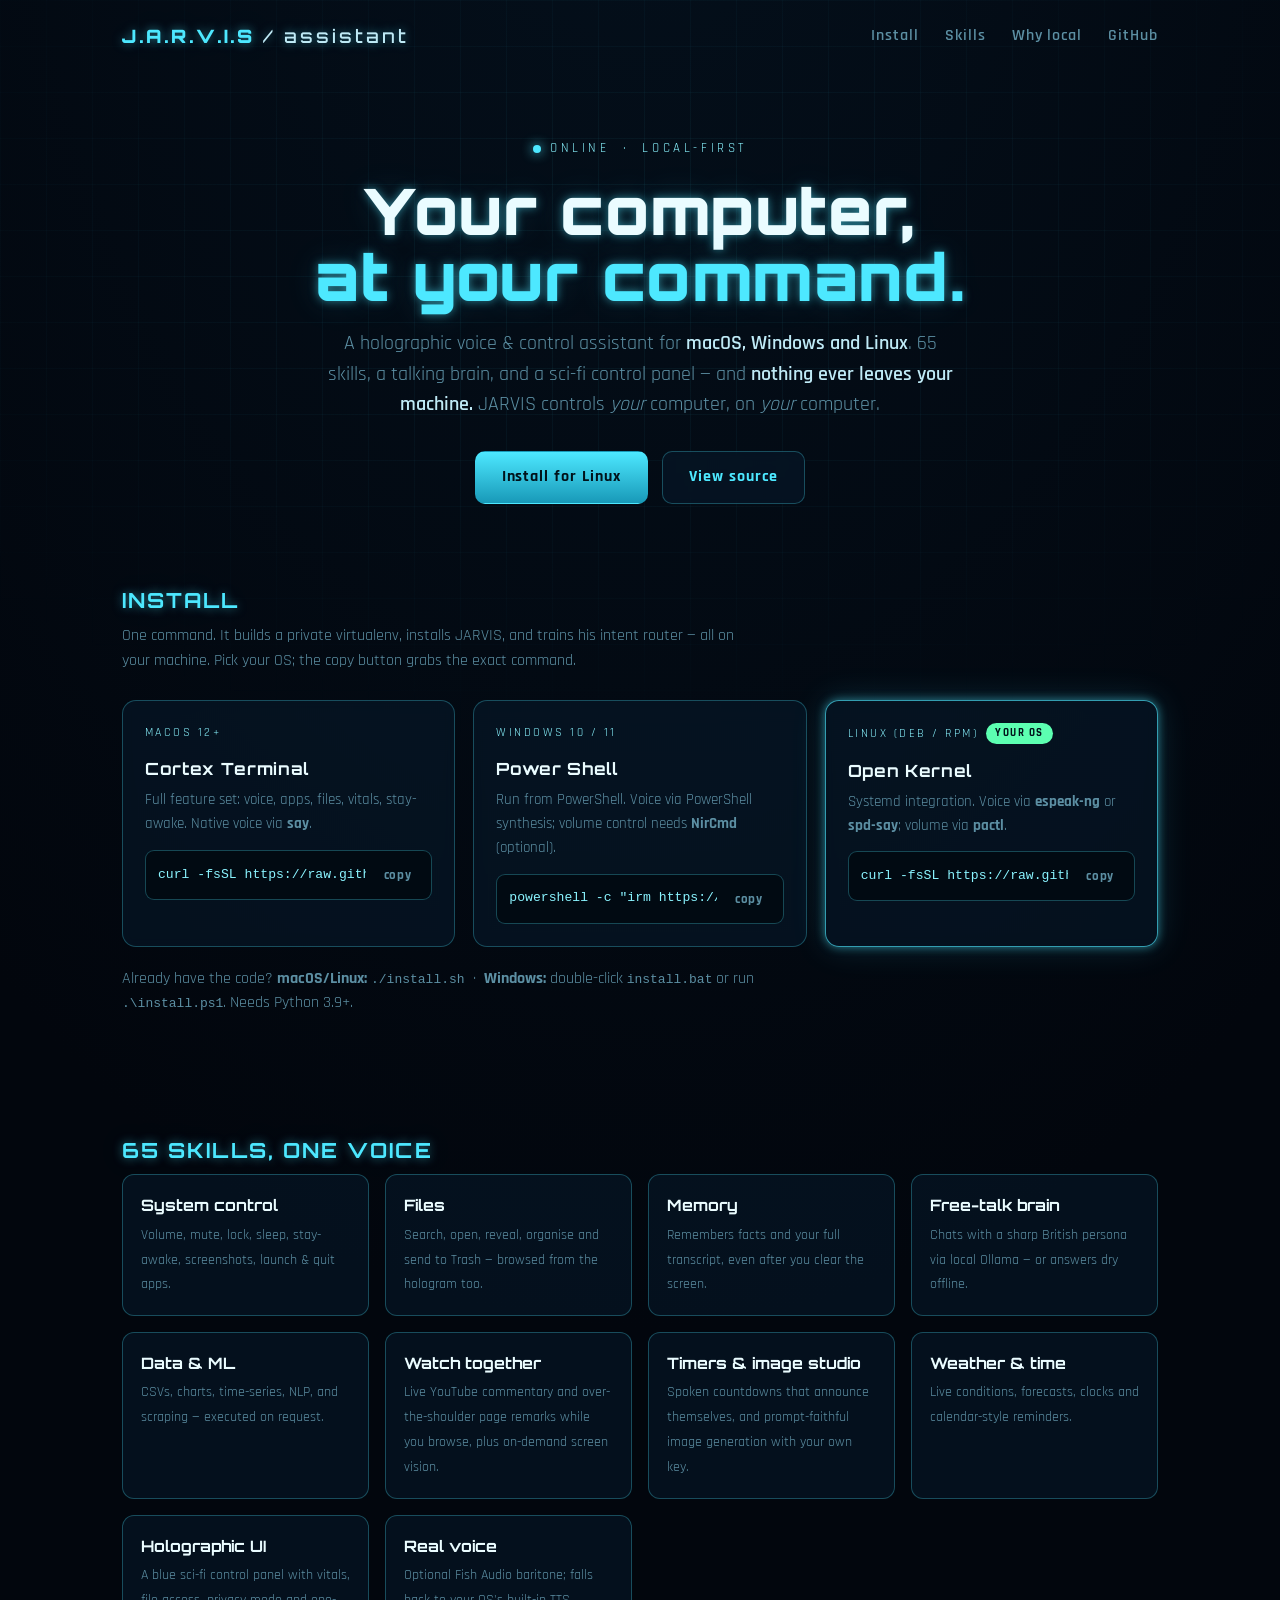
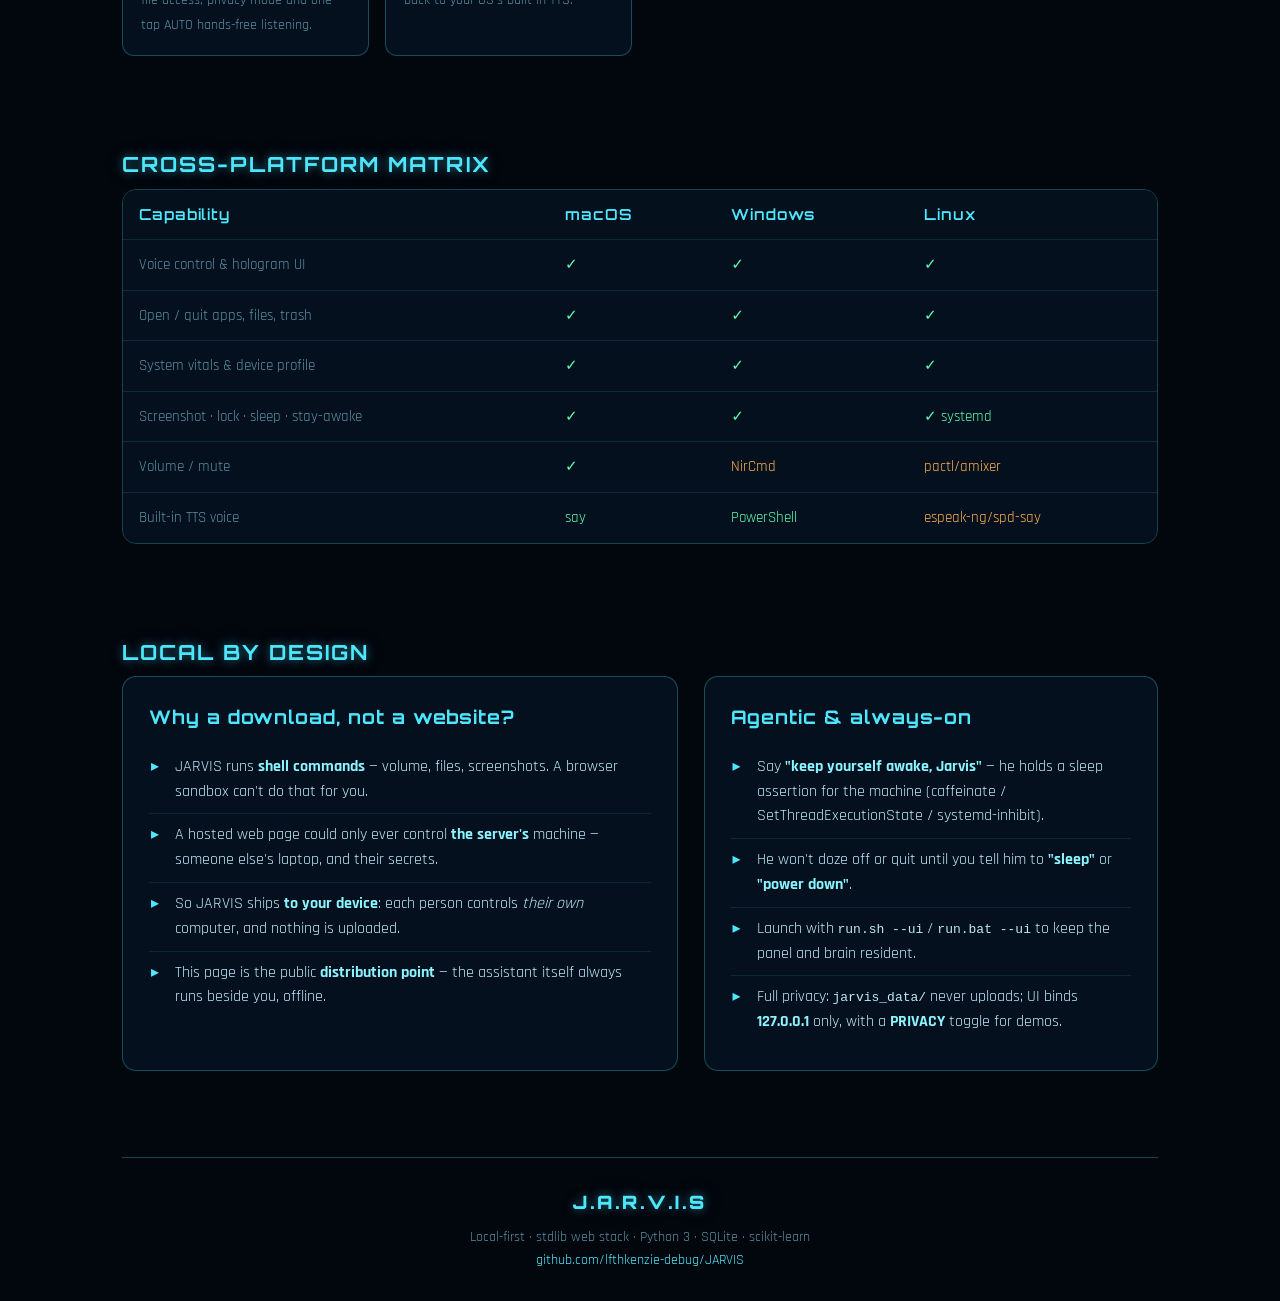
<file: site/index.html>
<!doctype html>
<html lang="en">
<head>
<meta charset="utf-8">
<meta name="viewport" content="width=device-width, initial-scale=1">
<title>J.A.R.V.I.S — your computer's holographic assistant</title>
<meta name="description" content="Local-first voice & control assistant for macOS, Windows and Linux. 65 skills, hands-free AUTO listening, a sci-fi holographic UI, and a free-talking brain. Nothing ever leaves your machine.">
<link rel="preconnect" href="https://fonts.googleapis.com">
<link href="https://fonts.googleapis.com/css2?family=Orbitron:wght@500;700;900&family=Rajdhani:wght@400;500;600;700&display=swap" rel="stylesheet">
<style>
:root{
  --cy:#4de8ff; --cy-2:#8af4ff; --cy-d:#1899b8; --blue:#1b6bff;
  --bg-0:#02060d; --bg-1:#04101c; --pane:rgba(8,26,44,.55);
  --edge:rgba(77,232,255,.28); --edge-h:rgba(77,232,255,.65);
  --txt:#bfeaf6; --dim:#5c8fa3; --ok:#5cffb1; --warn:#ffb454;
  --glow:0 0 10px rgba(77,232,255,.5), 0 0 34px rgba(77,232,255,.16);
  --f-head:'Orbitron',system-ui,sans-serif; --f-body:'Rajdhani',system-ui,sans-serif;
}
*{margin:0;padding:0;box-sizing:border-box}
html{scroll-behavior:smooth}
body{font-family:var(--f-body);background:radial-gradient(130% 90% at 50% -10%,var(--bg-1) 0%,var(--bg-0) 62%);
  color:var(--txt);line-height:1.55;overflow-x:hidden;min-height:100vh}
#grid{position:fixed;inset:0;z-index:0;pointer-events:none;
  background:linear-gradient(rgba(77,232,255,.05) 1px,transparent 1px),
             linear-gradient(90deg,rgba(77,232,255,.05) 1px,transparent 1px);
  background-size:46px 46px;
  -webkit-mask-image:radial-gradient(80% 60% at 50% 30%,#000 20%,transparent 90%);
          mask-image:radial-gradient(80% 60% at 50% 30%,#000 20%,transparent 90%);
  animation:drift 26s linear infinite}
@keyframes drift{to{background-position:46px 92px,92px 46px}}
.wrap{position:relative;z-index:1;max-width:1080px;margin:0 auto;padding:0 22px}

/* ---------- header ---------- */
header{display:flex;justify-content:space-between;align-items:center;padding:22px 0}
.brand{font-family:var(--f-head);font-weight:900;letter-spacing:.16em;color:var(--cy);text-shadow:var(--glow);font-size:1.15rem}
.brand span{color:var(--txt);font-weight:500}
nav a{color:var(--dim);text-decoration:none;margin-left:22px;font-weight:600;letter-spacing:.06em;transition:color .2s}
nav a:hover{color:var(--cy)}

/* ---------- hero ---------- */
.hero{text-align:center;padding:64px 0 34px}
.pulse{display:inline-flex;align-items:center;gap:9px;font-size:.8rem;letter-spacing:.28em;
  color:var(--cy-2);text-transform:uppercase;margin-bottom:20px}
.pulse i{width:8px;height:8px;border-radius:50%;background:var(--cy);box-shadow:0 0 12px var(--cy);animation:blink 1.6s ease-in-out infinite}
@keyframes blink{50%{opacity:.25}}
h1{font-family:var(--f-head);font-weight:900;font-size:clamp(2.1rem,6.5vw,4rem);line-height:1.02;
  color:#eafcff;text-shadow:var(--glow);letter-spacing:.02em}
h1 em{font-style:normal;color:var(--cy)}
.sub{max-width:640px;margin:20px auto 0;color:var(--dim);font-size:clamp(1rem,2.4vw,1.24rem)}
.sub b{color:var(--txt);font-weight:600}
.cta-row{display:flex;gap:14px;justify-content:center;flex-wrap:wrap;margin-top:30px}
.btn{font-family:var(--f-body);font-weight:700;letter-spacing:.06em;font-size:1rem;cursor:pointer;
  padding:13px 26px;border-radius:10px;border:1px solid var(--edge);background:var(--pane);color:var(--cy);
  text-decoration:none;transition:.2s;backdrop-filter:blur(6px)}
.btn:hover{border-color:var(--edge-h);box-shadow:var(--glow);transform:translateY(-2px)}
.btn.solid{background:linear-gradient(180deg,var(--cy),var(--cy-d));color:#01121a;border-color:transparent}

/* ---------- cards ---------- */
section{padding:46px 0}
.sec-title{font-family:var(--f-head);font-weight:700;color:var(--cy);letter-spacing:.1em;font-size:1.3rem;
  text-transform:uppercase;margin-bottom:8px;text-shadow:var(--glow)}
.sec-note{color:var(--dim);margin-bottom:26px;max-width:640px}
.grid3{display:grid;grid-template-columns:repeat(3,minmax(0,1fr));gap:18px}
@media(max-width:980px){.grid3{grid-template-columns:repeat(2,minmax(0,1fr))}}
@media(max-width:760px){.grid3{grid-template-columns:minmax(0,1fr)}}
.card{background:var(--pane);border:1px solid var(--edge);border-radius:14px;padding:22px;backdrop-filter:blur(6px);transition:.2s;min-width:0}
.card:hover{border-color:var(--edge-h);box-shadow:var(--glow)}
.card h3{font-family:var(--f-head);color:#eafcff;font-size:1.05rem;margin-bottom:6px;letter-spacing:.04em}
.card .os{font-size:.78rem;letter-spacing:.2em;text-transform:uppercase;color:var(--cy-2);margin-bottom:14px}
.card p{color:var(--dim);font-size:.96rem;margin-bottom:14px}
.rec{display:inline-block;font-size:.68rem;letter-spacing:.14em;color:#01121a;background:var(--ok);
  padding:2px 9px;border-radius:20px;font-weight:700;margin-left:8px;vertical-align:middle}
.term{background:#010a12;border:1px solid var(--edge);border-radius:9px;padding:12px 12px;display:flex;
  gap:10px;align-items:center;font-family:ui-monospace,'SF Mono',Menlo,Consolas,monospace;font-size:.82rem;min-width:0}
.term code{flex:1;min-width:0;color:var(--cy-2);white-space:pre;overflow-x:auto;scrollbar-width:thin}
.copy{cursor:pointer;border:none;background:transparent;color:var(--dim);font-family:var(--f-body);
  font-weight:700;font-size:.8rem;letter-spacing:.05em;padding:4px 8px;border-radius:6px;transition:.15s;white-space:nowrap}
.copy:hover{color:var(--cy);background:rgba(77,232,255,.08)}
.copy.done{color:var(--ok)}

/* ---------- matrix ---------- */
table{width:100%;border-collapse:collapse;background:var(--pane);font-size:.95rem}
.table-scroll{border:1px solid var(--edge);border-radius:14px;overflow-x:auto;-webkit-overflow-scrolling:touch}
.table-scroll table{min-width:520px}
th,td{padding:13px 16px;text-align:left;border-bottom:1px solid rgba(77,232,255,.12);font-size:.95rem}
th{font-family:var(--f-head);color:var(--cy);letter-spacing:.06em;font-weight:600;background:rgba(4,16,28,.6)}
td{color:var(--txt)}td.y{color:var(--ok)}td.m{color:var(--warn)}
tr:last-child td{border-bottom:none}
td:first-child{color:var(--dim)}

/* ---------- features ---------- */
.feat{display:grid;grid-template-columns:repeat(4,1fr);gap:16px}
@media(max-width:860px){.feat{grid-template-columns:repeat(2,1fr)}}
@media(max-width:460px){.feat{grid-template-columns:1fr}}
.f{background:var(--pane);border:1px solid var(--edge);border-radius:12px;padding:18px}
.f b{display:block;font-family:var(--f-head);color:#eafcff;font-size:.98rem;margin-bottom:5px}
.f span{color:var(--dim);font-size:.9rem}

/* ---------- manifesto ---------- */
.split{display:grid;grid-template-columns:1.1fr .9fr;gap:26px;align-items:stretch}
@media(max-width:760px){.split{grid-template-columns:1fr}}
.panel{background:var(--pane);border:1px solid var(--edge);border-radius:14px;padding:26px}
.panel h3{font-family:var(--f-head);color:var(--cy);margin-bottom:14px;letter-spacing:.05em}
.panel ul{list-style:none}
.panel li{padding:9px 0 9px 26px;position:relative;color:var(--txt);border-bottom:1px solid rgba(77,232,255,.1)}
.panel li:last-child{border-bottom:none}
.panel li:before{content:"▸";position:absolute;left:2px;color:var(--cy)}
.panel li b{color:var(--cy-2)}

footer{border-top:1px solid var(--edge);margin-top:40px;padding:30px 0;text-align:center;color:var(--dim);font-size:.9rem}
footer a{color:var(--cy);text-decoration:none}
.toast{position:fixed;bottom:26px;left:50%;transform:translateX(-50%) translateY(20px);
  background:#01121a;border:1px solid var(--edge-h);color:var(--cy);padding:11px 20px;border-radius:10px;
  box-shadow:var(--glow);opacity:0;transition:.3s;z-index:9;font-weight:600;pointer-events:none}
.toast.show{opacity:1;transform:translateX(-50%) translateY(0)}
</style>
</head>
<body>
<div id="grid"></div>
<div class="wrap">

<header>
  <div class="brand">J.A.R.V.I.S<span> / assistant</span></div>
  <nav>
    <a href="#install">Install</a>
    <a href="#features">Skills</a>
    <a href="#why">Why local</a>
    <a href="https://github.com/lfthkenzie-debug/JARVIS">GitHub</a>
  </nav>
</header>

<section class="hero">
  <div class="pulse"><i></i> online &nbsp;·&nbsp; local-first</div>
  <h1>Your computer,<br><em>at your command.</em></h1>
  <p class="sub">A holographic voice &amp; control assistant for <b>macOS, Windows and Linux</b>.
     65 skills, a talking brain, and a sci-fi control panel — and <b>nothing ever leaves your machine.</b>
     JARVIS controls <em>your</em> computer, on <em>your</em> computer.</p>
  <div class="cta-row">
    <a class="btn solid" href="#install" id="hero-detect">Install for your OS</a>
    <a class="btn" href="https://github.com/lfthkenzie-debug/JARVIS">View source</a>
  </div>
</section>

<section id="install">
  <h2 class="sec-title">Install</h2>
  <p class="sec-note">One command. It builds a private virtualenv, installs JARVIS, and trains his intent
     router — all on your machine. Pick your OS; the copy button grabs the exact command.</p>
  <div class="grid3">

    <div class="card">
      <div class="os">macOS 12+</div>
      <h3>Cortex Terminal</h3>
      <p>Full feature set: voice, apps, files, vitals, stay-awake. Native voice via <b>say</b>.</p>
      <div class="term"><code id="cmd-mac">curl -fsSL https://raw.githubusercontent.com/lfthkenzie-debug/JARVIS/main/install.sh | bash</code>
        <button class="copy" data-copy="cmd-mac">copy</button></div>
    </div>

    <div class="card">
      <div class="os">Windows 10 / 11</div>
      <h3>Power Shell</h3>
      <p>Run from PowerShell. Voice via PowerShell synthesis; volume control needs <b>NirCmd</b> (optional).</p>
      <div class="term"><code id="cmd-win">powershell -c "irm https://raw.githubusercontent.com/lfthkenzie-debug/JARVIS/main/install.ps1 | iex"</code>
        <button class="copy" data-copy="cmd-win">copy</button></div>
    </div>

    <div class="card">
      <div class="os">Linux (deb / rpm)</div>
      <h3>Open Kernel</h3>
      <p>Systemd integration. Voice via <b>espeak-ng</b> or <b>spd-say</b>; volume via <b>pactl</b>.</p>
      <div class="term"><code id="cmd-lin">curl -fsSL https://raw.githubusercontent.com/lfthkenzie-debug/JARVIS/main/install.sh | bash</code>
        <button class="copy" data-copy="cmd-lin">copy</button></div>
    </div>

  </div>
  <p class="sec-note" style="margin-top:20px">Already have the code? <b>macOS/Linux:</b> <code>./install.sh</code> &nbsp;·&nbsp;
     <b>Windows:</b> double-click <code>install.bat</code> or run <code>.\install.ps1</code>. Needs Python&nbsp;3.9+.</p>
</section>

<section id="features">
  <h2 class="sec-title">65 skills, one voice</h2>
  <div class="feat">
    <div class="f"><b>System control</b><span>Volume, mute, lock, sleep, stay-awake, screenshots, launch &amp; quit apps.</span></div>
    <div class="f"><b>Files</b><span>Search, open, reveal, organise and send to Trash — browsed from the hologram too.</span></div>
    <div class="f"><b>Memory</b><span>Remembers facts and your full transcript, even after you clear the screen.</span></div>
    <div class="f"><b>Free-talk brain</b><span>Chats with a sharp British persona via local Ollama — or answers dry offline.</span></div>
    <div class="f"><b>Data &amp; ML</b><span>CSVs, charts, time-series, NLP, and scraping — executed on request.</span></div>
    <div class="f"><b>Watch together</b><span>Live YouTube commentary and over-the-shoulder page remarks while you browse, plus on-demand screen vision.</span></div>
    <div class="f"><b>Timers &amp; image studio</b><span>Spoken countdowns that announce themselves, and prompt-faithful image generation with your own key.</span></div>
    <div class="f"><b>Weather &amp; time</b><span>Live conditions, forecasts, clocks and calendar-style reminders.</span></div>
    <div class="f"><b>Holographic UI</b><span>A blue sci-fi control panel with vitals, file access, privacy mode and one-tap AUTO hands-free listening.</span></div>
    <div class="f"><b>Real voice</b><span>Optional Fish Audio baritone; falls back to your OS's built-in TTS.</span></div>
  </div>
</section>

<section id="compat">
  <h2 class="sec-title">Cross-platform matrix</h2>
  <div class="table-scroll">
  <table>
    <tr><th>Capability</th><th>macOS</th><th>Windows</th><th>Linux</th></tr>
    <tr><td>Voice control &amp; hologram UI</td><td class="y">✓</td><td class="y">✓</td><td class="y">✓</td></tr>
    <tr><td>Open / quit apps, files, trash</td><td class="y">✓</td><td class="y">✓</td><td class="y">✓</td></tr>
    <tr><td>System vitals &amp; device profile</td><td class="y">✓</td><td class="y">✓</td><td class="y">✓</td></tr>
    <tr><td>Screenshot · lock · sleep · stay-awake</td><td class="y">✓</td><td class="y">✓</td><td class="y">✓ systemd</td></tr>
    <tr><td>Volume / mute</td><td class="y">✓</td><td class="m">NirCmd</td><td class="m">pactl/amixer</td></tr>
    <tr><td>Built-in TTS voice</td><td class="y">say</td><td class="y">PowerShell</td><td class="m">espeak-ng/spd-say</td></tr>
  </table>
  </div>
</section>

<section id="why">
  <h2 class="sec-title">Local by design</h2>
  <div class="split">
    <div class="panel">
      <h3>Why a download, not a website?</h3>
      <ul>
        <li>JARVIS runs <b>shell commands</b> — volume, files, screenshots. A browser sandbox can't do that for you.</li>
        <li>A hosted web page could only ever control <b>the server's</b> machine — someone else's laptop, and their secrets.</li>
        <li>So JARVIS ships <b>to your device</b>: each person controls <em>their own</em> computer, and nothing is uploaded.</li>
        <li>This page is the public <b>distribution point</b> — the assistant itself always runs beside you, offline.</li>
      </ul>
    </div>
    <div class="panel">
      <h3>Agentic &amp; always-on</h3>
      <ul>
        <li>Say <b>"keep yourself awake, Jarvis"</b> — he holds a sleep assertion for the machine (caffeinate / SetThreadExecutionState / systemd-inhibit).</li>
        <li>He won't doze off or quit until you tell him to <b>"sleep"</b> or <b>"power down"</b>.</li>
        <li>Launch with <code>run.sh --ui</code> / <code>run.bat --ui</code> to keep the panel and brain resident.</li>
        <li>Full privacy: <code>jarvis_data/</code> never uploads; UI binds <b>127.0.0.1</b> only, with a <b>PRIVACY</b> toggle for demos.</li>
      </ul>
    </div>
  </div>
</section>

<footer>
  <div class="brand" style="margin-bottom:10px">J.A.R.V.I.S</div>
  Local-first · stdlib web stack · Python 3 · SQLite · scikit-learn<br>
  <a href="https://github.com/lfthkenzie-debug/JARVIS">github.com/lfthkenzie-debug/JARVIS</a>
</footer>

</div>
<div class="toast" id="toast">Copied to clipboard</div>

<script>
// copy-to-clipboard for each install command
document.querySelectorAll('.copy').forEach(function(btn){
  btn.addEventListener('click', function(){
    var txt = document.getElementById(btn.dataset.copy).textContent.trim();
    function done(){ btn.textContent='copied ✓'; btn.classList.add('done'); showToast();
      setTimeout(function(){btn.textContent='copy';btn.classList.remove('done');},1600); }
    if (navigator.clipboard && navigator.clipboard.writeText){
      navigator.clipboard.writeText(txt).then(done, fallback);
    } else { fallback(); }
    function fallback(){
      var t=document.createElement('textarea'); t.value=txt; document.body.appendChild(t);
      t.select(); try{document.execCommand('copy'); done();}catch(e){} document.body.removeChild(t);
    }
  });
});
function showToast(){ var el=document.getElementById('toast'); el.classList.add('show');
  setTimeout(function(){el.classList.remove('show');},1400); }

// auto-highlight the visitor's platform + point the hero button at it
(function(){
  var p=(navigator.userAgentData&&navigator.userAgentData.platform)||navigator.platform||'';
  var low=p.toLowerCase(); var id='cmd-mac', label='Install for macOS';
  if(low.indexOf('win')>=0){id='cmd-win';label='Install for Windows';}
  else if(low.indexOf('linux')>=0||low.indexOf('x11')>=0){id='cmd-lin';label='Install for Linux';}
  var card=document.getElementById(id).closest('.card');
  card.style.borderColor='var(--edge-h)'; card.style.boxShadow='var(--glow)';
  var rec=document.createElement('span'); rec.className='rec'; rec.textContent='your OS';
  card.querySelector('.os').appendChild(rec);
  var btn=document.getElementById('hero-detect'); btn.textContent=label;
  btn.addEventListener('click',function(){ setTimeout(function(){
    var c=document.getElementById(id).querySelector('.copy'); if(c) c.click(); },400); });
})();
</script>
</body>
</html>
</file>
